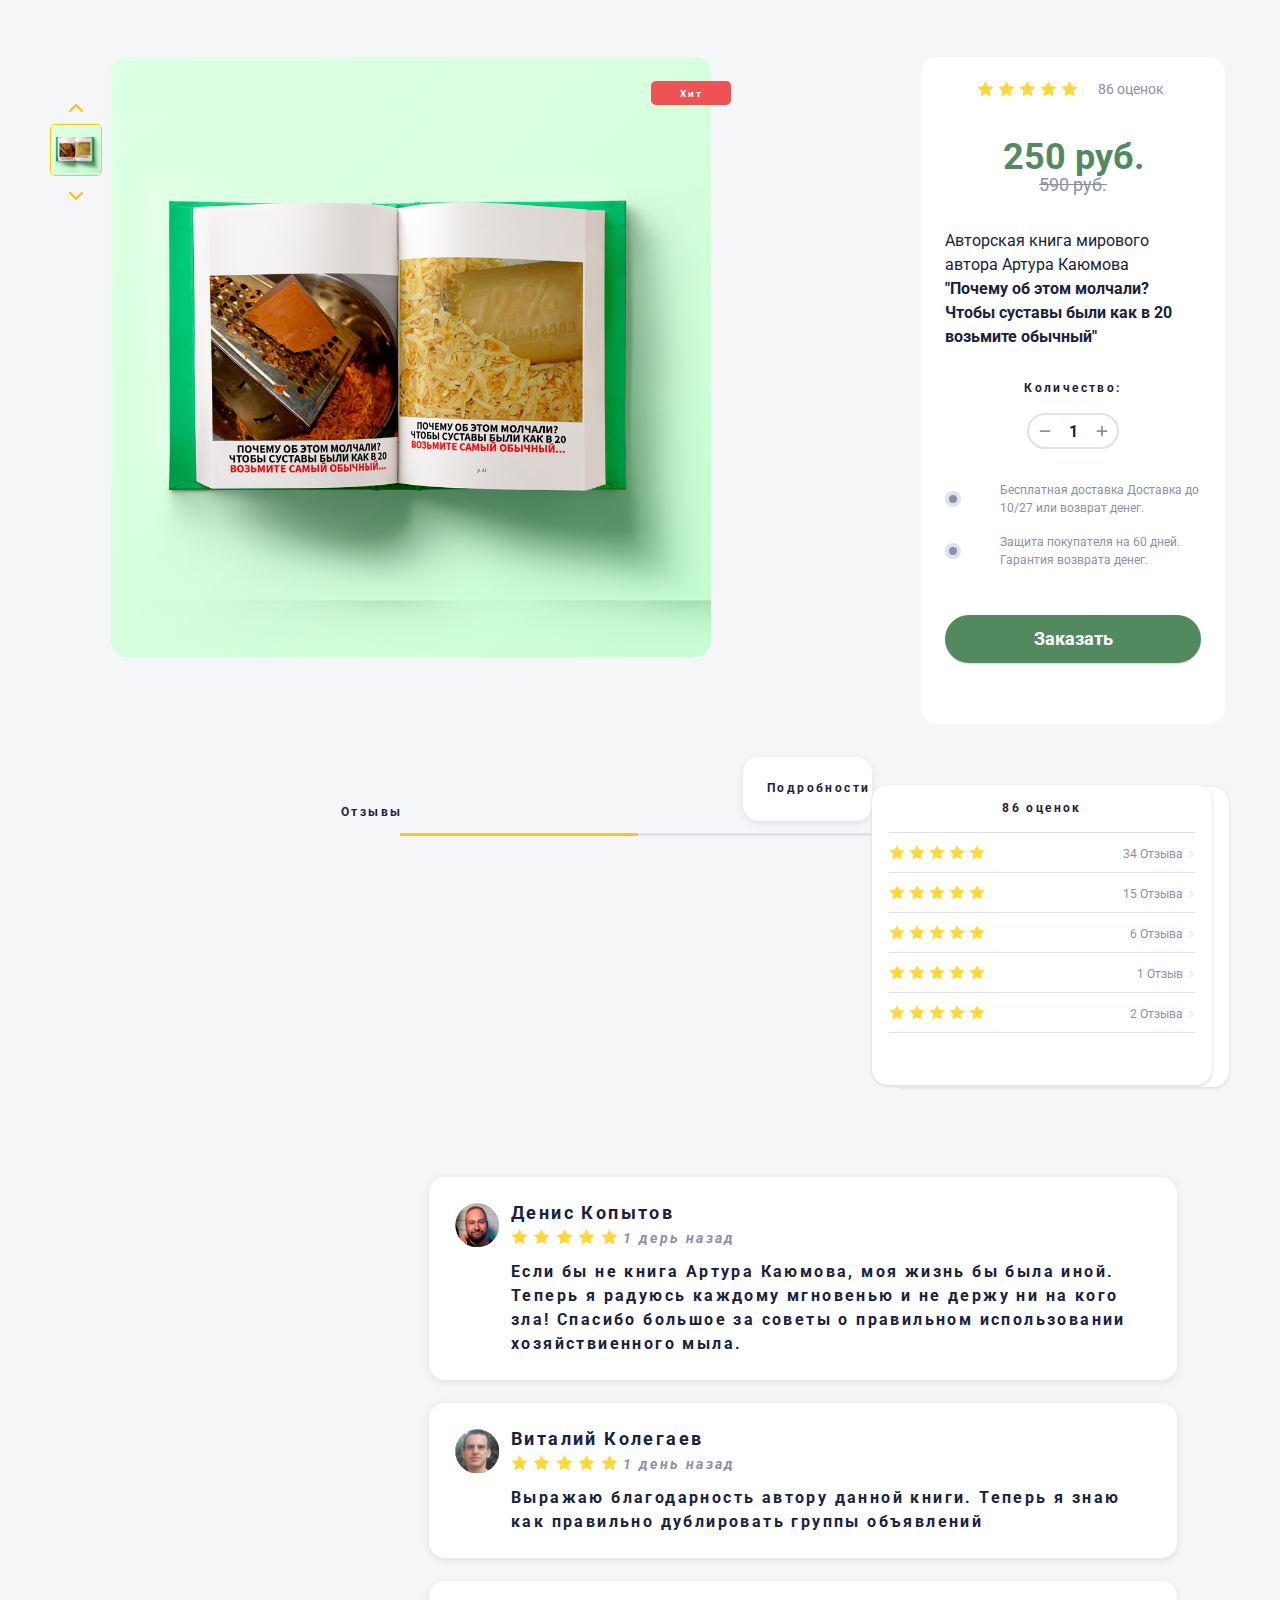
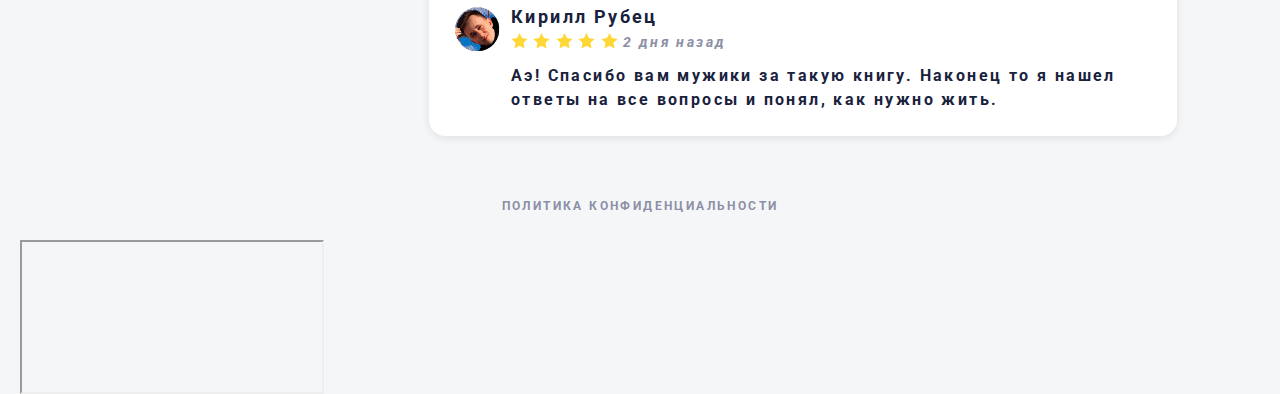
<file: blog.html>
<html>
<head>
    <meta charset="utf-8">
    <meta name="viewport" content="width=device-width, initial-scale=1.0">
    <meta http-equiv="X-UA-Compatible" content="ie=edge">
    <title>Онлайн книга Артура каюмова</title>
    <link href="https://fonts.googleapis.com/css?family=Roboto:400,700&display=swap" rel="stylesheet">
    <link href="css1/style1.css" rel="stylesheet">
    <script src="https://code.jquery.com/jquery-3.4.1.slim.min.js"></script>
    <script src="script1/script1.js"></script>

</head>
<body>
<div class="all">
    <div class="main-block">
        <div class="sell_block">

            <header>

                <div class="photo">
                    <div class="popular popular-hide">
                        <p>Хит</p>
                    </div>
                    <div class="pic">
                        <img src="image1/1.png" class="main-photo">
                    </div>
                    <div class="image-slider">
                        <img src="image1/image1/left-arrow.svg" class="left-arrow" alt="">
                        <img class='image_thumb active' src='image1/1.png'>

                        <!-- NEW IMAGE -->
                        <img src="image1/image1/right-arrow.svg" class="right-arrow" alt="">


                    </div>


                </div>
                <div class="info">
                    <div class="info-stars">
                        <div class="stars">
                            <img src="image1/image1/star.svg" alt="">
                            <img src="image1/image1/star.svg" alt="">
                            <img src="image1/image1/star.svg" alt="">
                            <img src="image1/image1/star.svg" alt="">
                            <img src="image1/image1/star.svg" class="last" alt="">
                            <span class="statReviews">86 оценок</span>
                        </div>
                    </div>
                    <div class="title">
                        <p class="price"><span class="newPrice"> 250 руб. </span><span></span></p>
                        <p class="low-price"><span class="oldPrice"> 590 руб. </span><span></span></p>
                        <div class="block-of-prod-info">
                            <p class="product-info">Авторская книга мирового автора Артура Каюмова </br> <b>"Почему об
                                этом молчали? Чтобы суставы были как в 20 возьмите обычный"</b></p>
                        </div>
                        <p class="quantity">Количество:</p>
                        <div class="add-block">
                            <img src="image1/image1/invalid-name1-1.svg" class="minus" alt="">
                            <span class="count">1</span>
                            <img src="image1/image1/invalid-name1.svg" class="plus" alt="">
                        </div>
                        <div>
                            <div class="guar guar1">
                                <img src="image1/image1/circle.svg" class="guarantees-img1" alt="">
                                <p class="guarantees guarantees1">Бесплатная доставка Доставка до 10/27 или возврат
                                    денег.</p>
                            </div>
                            <div class="guar">
                                <img src="image1/image1/circle.svg" class="guarantees-img2" alt="">
                                <p class="guarantees guarantees2">Защита покупателя на 60 дней. Гарантия возврата
                                    денег.</p>
                            </div>
                        </div>
                        <a href="subscribe.html" style="text-decoration:none">
                            <div class="button">
                                <p>Заказать</p>
                            </div>
                        </a>
                    </div>
                </div>

            </header>
        </div>
        <div class="s0">
            <div class="change-blocks">
                <div class="change-block change-block-reviews">
                    <p class="reviews">Отзывы</p>
                    <div class="shape shape1" id='now'></div>
                </div>
                <div class="change-block change-block-details">
                    <p class="details">Подробности</p>
                    <div class="shape shape2"></div>
                </div>
            </div>
            <div class="Rating">
                <div class="bigstar">
                    <p>4.7</p>
                </div>
                <div class="rating">
                    <div class="rating-header">
                        <p>86 оценок</p>

                    </div>
                    <div class="rating-content">
                        <div class="stars-persant">
                            <img src="image1/image1/star.svg" alt="">
                            <img src="image1/image1/star.svg" alt="">
                            <img src="image1/image1/star.svg" alt="">
                            <img src="image1/image1/star.svg" alt="">
                            <img src="image1/image1/star.svg" alt="">
                            <div class="right">
                                <p>34 Отзыва</p>
                                <img src="image1/image1/right-grey-arrow.svg" class="grey-arrow" alt="">
                            </div>
                        </div>

                        <div class="stars-persant">
                            <img src="image1/image1/star.svg" alt="">
                            <img src="image1/image1/star.svg" alt="">
                            <img src="image1/image1/star.svg" alt="">
                            <img src="image1/image1/star.svg" alt="">
                            <img src="image1/image1/star.svg" alt="">
                            <div class="right">
                                <p>15 Отзыва</p>
                                <img src="image1/image1/right-grey-arrow.svg" class="grey-arrow" alt="">
                            </div>
                        </div>
                        <div class="stars-persant">
                            <img src="image1/image1/star.svg" alt="">
                            <img src="image1/image1/star.svg" alt="">
                            <img src="image1/image1/star.svg" alt="">
                            <img src="image1/image1/star.svg" alt="">
                            <img src="image1/image1/star.svg" alt="">
                            <div class="right">
                                <p>6 Отзыва</p>
                                <img src="image1/image1/right-grey-arrow.svg" class="grey-arrow" alt="">
                            </div>
                        </div>
                        <div class="stars-persant">
                            <img src="image1/image1/star.svg" alt="">
                            <img src="image1/image1/star.svg" alt="">
                            <img src="image1/image1/star.svg" alt="">
                            <img src="image1/image1/star.svg" alt="">
                            <img src="image1/image1/star.svg" alt="">
                            <div class="right">
                                <p>1 Отзыв</p>
                                <img src="image1/image1/right-grey-arrow.svg" class="grey-arrow" alt="">
                            </div>
                        </div>
                        <div class="stars-persant">
                            <img src="image1/image1/star.svg" alt="">
                            <img src="image1/image1/star.svg" alt="">
                            <img src="image1/image1/star.svg" alt="">
                            <img src="image1/image1/star.svg" alt="">
                            <img src="image1/image1/star.svg" alt="">
                            <div class="right">
                                <p>2 Отзыва</p>
                                <img src="image1/image1/right-grey-arrow.svg" class="grey-arrow" alt="">
                            </div>
                        </div>
                    </div>
                </div>
            </div>

        </div>
        <div class="Reviews">
            <div class="comments">


                <div class="comment  white_comment">
                    <img src="image1/ava1.png" class="ava" alt="">
                    <p class="name">Денис Копытов</p>
                    <div class="stars1">
                        <img src="image1/star.svg" alt="">
                        <img src="image1/star.svg" alt="">
                        <img src="image1/star.svg" alt="">
                        <img src="image1/star.svg" alt="">
                        <img src="image1/star.svg" class="last" alt="">
                        <span>1 дерь назад</span>
                    </div>
                    <p class="comment-content">Если бы не книга Артура Каюмова, моя жизнь бы была иной. Теперь я радуюсь
                        каждому мгновенью и не держу ни на кого зла! Спасибо большое за советы о правильном
                        использовании хозяйствиенного мыла.</p></div>

                <div class="comment  white_comment">
                    <img src="image1/ava2.png" class="ava" alt="">
                    <p class="name">Виталий Колегаев</p>
                    <div class="stars1">
                        <img src="image1/star.svg" alt="">
                        <img src="image1/star.svg" alt="">
                        <img src="image1/star.svg" alt="">
                        <img src="image1/star.svg" alt="">
                        <img src="image1/star.svg" class="last" alt="">
                        <span>1 день назад</span>
                    </div>
                    <p class="comment-content">Выражаю благодарность автору данной книги. Теперь я знаю как правильно
                        дублировать группы объявлений</p></div>

                <div class="comment  white_comment">
                    <img src="image1/ava3.png" class="ava" alt="">
                    <p class="name">Кирилл Рубец</p>
                    <div class="stars1">
                        <img src="image1/star.svg" alt="">
                        <img src="image1/star.svg" alt="">
                        <img src="image1/star.svg" alt="">
                        <img src="image1/star.svg" alt="">
                        <img src="image1/star.svg" class="last" alt="">
                        <span>2 дня назад</span>
                    </div>
                    <p class="comment-content">Аэ! Спасибо вам мужики за такую книгу. Наконец то я нашел ответы на все
                        вопросы и понял, как нужно жить.</p></div>
                <!-- NEW COMMENT -->
            </div>
        </div>
        <div class="Details" style="display: none">
            <p><span class="grey-color"> - Nama Merek: </span> NoEnName_Null </p>
            <p><span class="grey-color"> - Bahan: </span> Керамик </p>
            <p><span class="grey-color"> - Tipe Keramik: </span> Porselen </p>
            <p><span class="grey-color"> - Spesifikasi: </span> 1 </p>
            <p><span class="grey-color"> - Сертификаты: </span> CE /EU </p>
            <p><span class="grey-color"> - Сертификаты: </span> CIQ </p>
            <p><span class="grey-color"> - Сертификаты: </span> EEC </p>
            <p><span class="grey-color"> - Сертификаты: </span> FDA </p>
            <p><span class="grey-color"> - Сертификаты: </span> LFGB </p>
            <p><span class="grey-color"> - Сертификаты: </span> SGS </p>
            <p><span class="grey-color"> - Аксесорис: </span> Танпа Апа-Апа </p>
            <p><span class="grey-color"> - Фитур: </span> Рама Лингкунган </p>
            <p><span class="grey-color"> - Fitur: </span> Persediaan </p>
            <p><span class="grey-color"> - Дженис: </span> кружка Копи </p>
            <p><span class="grey-color"> - Gaya: </span> Креатиф </p>
            <p><span class="grey-color"> - Бентук Багян: </span> Пеганган </p>
            <p><span class="grey-color"> - Номорская модель: </span> B065122 </p>
            <!--newDet-->
        </div>

</body>
<script src="js/1.js"></script>

        <div style="clear: both;"></div>
    </div>
</div>
<a href="policy.html" style="text-decoration: none;"><p class="privacy">ПОЛИТИКА КОНФИДЕНЦИАЛЬНОСТИ</p></a>
</html>
</file>
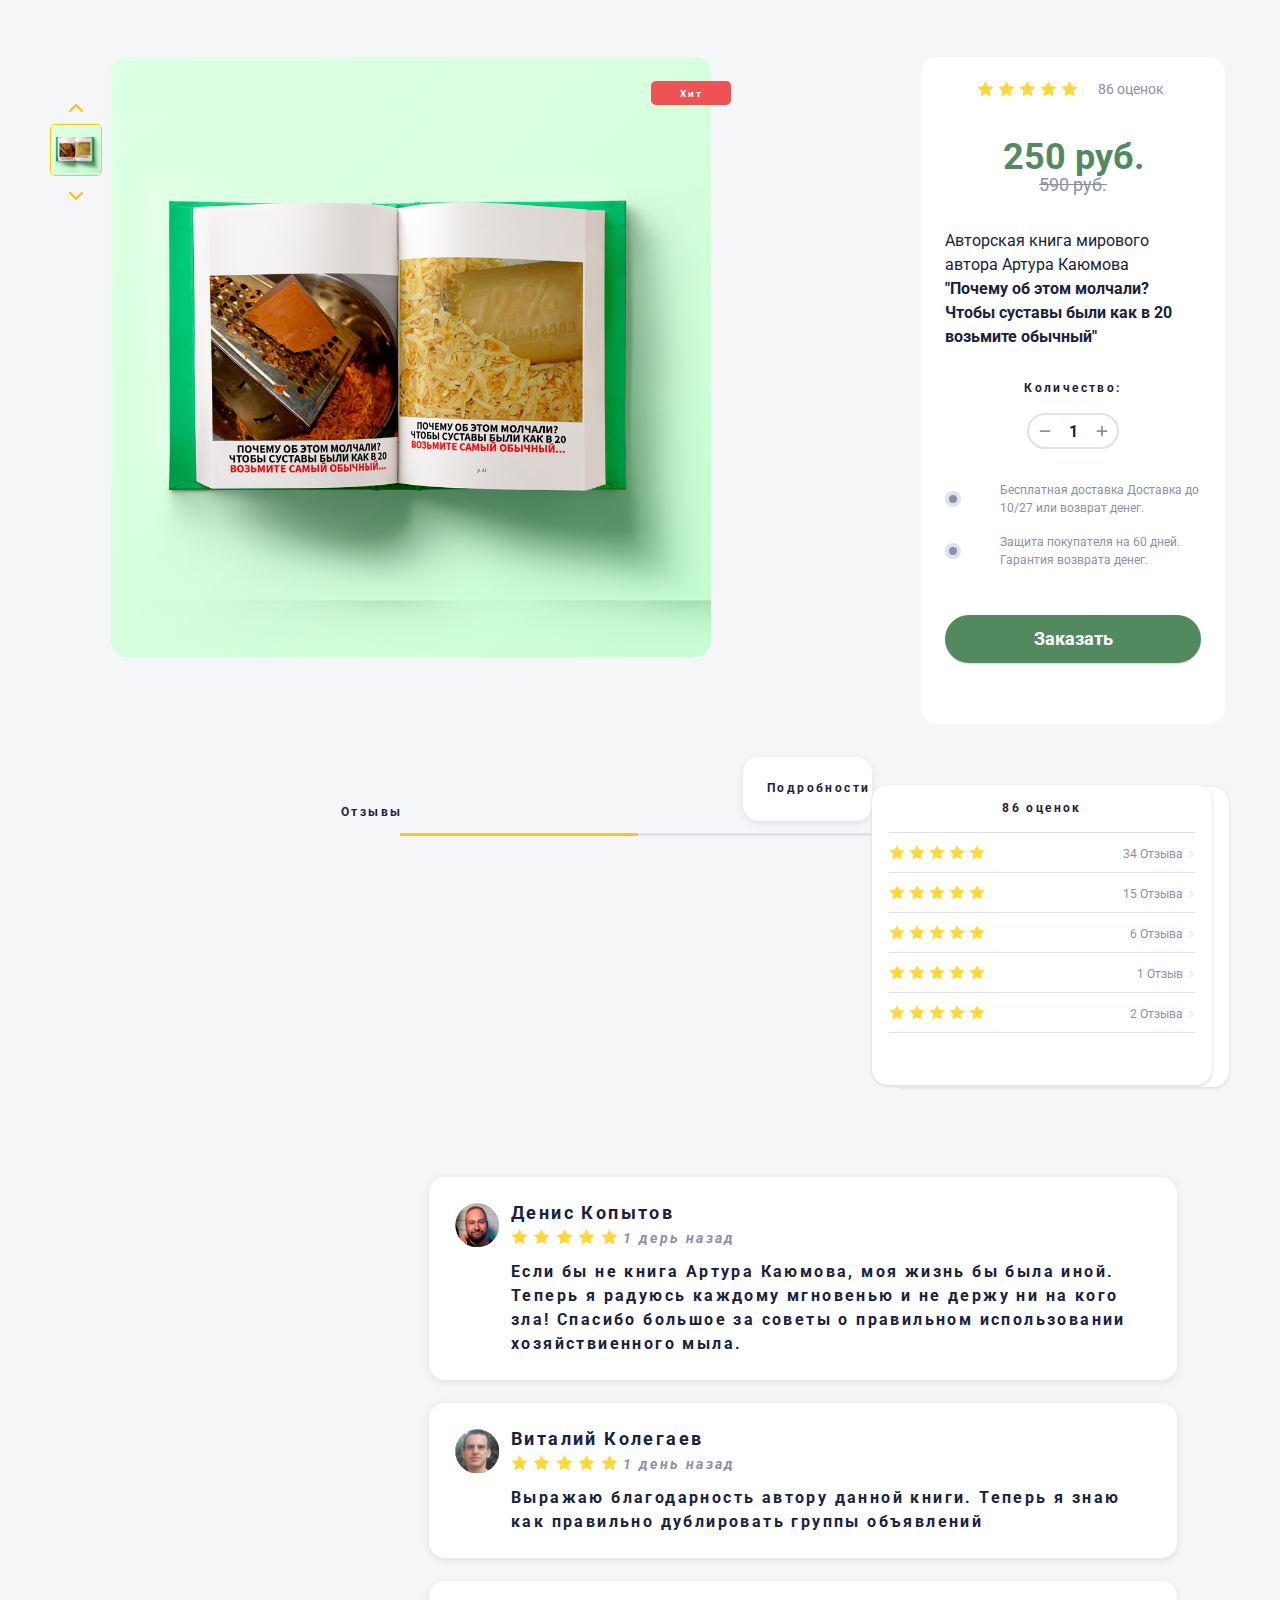
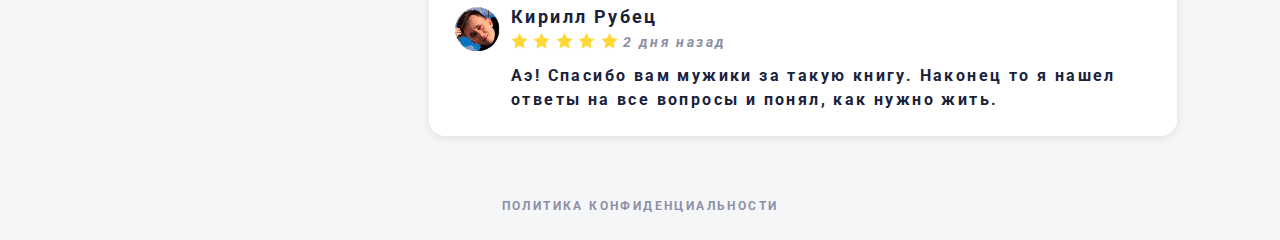
<file: w.html>
<html>
<head>
    <meta charset="utf-8">
    <meta name="viewport" content="width=device-width, initial-scale=1.0">
    <meta http-equiv="X-UA-Compatible" content="ie=edge">
    <title>Sihir Perubahan Warna Keramik Cangkir Panas Sensitif Mug Dua Belas Rasi Bintang Suhu Berubah Cokelat
        Kehitaman Mug Hadiah</title>
    <link href="https://fonts.googleapis.com/css?family=Roboto:400,700&display=swap" rel="stylesheet">
    <link href="css1/style1.css" rel="stylesheet">
    <script src="https://code.jquery.com/jquery-3.4.1.slim.min.js"></script>
    <script src="script1/script1.js"></script>

</head>
<body>
<div class="all">
    <div class="main-block">
        <div class="sell_block">

            <header>

                <div class="photo">
                    <div class="popular popular-hide">
                        <p>Хит</p>
                    </div>
                    <div class="pic">
                        <img src="image1/1.png" class="main-photo">
                    </div>
                    <div class="image-slider">
                        <img src="image1/image1/left-arrow.svg" class="left-arrow" alt="">
                        <img class='image_thumb active' src='image1/1.png'>

                        <!-- NEW IMAGE -->
                        <img src="image1/image1/right-arrow.svg" class="right-arrow" alt="">


                    </div>


                </div>
                <div class="info">
                    <div class="info-stars">
                        <div class="stars">
                            <img src="image1/image1/star.svg" alt="">
                            <img src="image1/image1/star.svg" alt="">
                            <img src="image1/image1/star.svg" alt="">
                            <img src="image1/image1/star.svg" alt="">
                            <img src="image1/image1/star.svg" class="last" alt="">
                            <span class="statReviews">86 оценок</span>
                        </div>
                    </div>
                    <div class="title">
                        <p class="price"><span class="newPrice"> 250 руб. </span><span></span></p>
                        <p class="low-price"><span class="oldPrice"> 590 руб. </span><span></span></p>
                        <div class="block-of-prod-info">
                            <p class="product-info">Авторская книга мирового автора Артура Каюмова </br> <b>"Почему об
                                этом молчали? Чтобы суставы были как в 20 возьмите обычный"</b></p>
                        </div>
                        <p class="quantity">Количество:</p>
                        <div class="add-block">
                            <img src="image1/image1/invalid-name1-1.svg" class="minus" alt="">
                            <span class="count">1</span>
                            <img src="image1/image1/invalid-name1.svg" class="plus" alt="">
                        </div>
                        <div>
                            <div class="guar guar1">
                                <img src="image1/image1/circle.svg" class="guarantees-img1" alt="">
                                <p class="guarantees guarantees1">Бесплатная доставка Доставка до 10/27 или возврат
                                    денег.</p>
                            </div>
                            <div class="guar">
                                <img src="image1/image1/circle.svg" class="guarantees-img2" alt="">
                                <p class="guarantees guarantees2">Защита покупателя на 60 дней. Гарантия возврата
                                    денег.</p>
                            </div>
                        </div>
                        <a href="subscribe.html" style="text-decoration:none">
                            <div class="button">
                                <p>Заказать</p>
                            </div>
                        </a>
                    </div>
                </div>

            </header>
        </div>
        <div class="s0">
            <div class="change-blocks">
                <div class="change-block change-block-reviews">
                    <p class="reviews">Отзывы</p>
                    <div class="shape shape1" id='now'></div>
                </div>
                <div class="change-block change-block-details">
                    <p class="details">Подробности</p>
                    <div class="shape shape2"></div>
                </div>
            </div>
            <div class="Rating">
                <div class="bigstar">
                    <p>4.7</p>
                </div>
                <div class="rating">
                    <div class="rating-header">
                        <p>86 оценок</p>

                    </div>
                    <div class="rating-content">
                        <div class="stars-persant">
                            <img src="image1/image1/star.svg" alt="">
                            <img src="image1/image1/star.svg" alt="">
                            <img src="image1/image1/star.svg" alt="">
                            <img src="image1/image1/star.svg" alt="">
                            <img src="image1/image1/star.svg" alt="">
                            <div class="right">
                                <p>34 Отзыва</p>
                                <img src="image1/image1/right-grey-arrow.svg" class="grey-arrow" alt="">
                            </div>
                        </div>

                        <div class="stars-persant">
                            <img src="image1/image1/star.svg" alt="">
                            <img src="image1/image1/star.svg" alt="">
                            <img src="image1/image1/star.svg" alt="">
                            <img src="image1/image1/star.svg" alt="">
                            <img src="image1/image1/star.svg" alt="">
                            <div class="right">
                                <p>15 Отзыва</p>
                                <img src="image1/image1/right-grey-arrow.svg" class="grey-arrow" alt="">
                            </div>
                        </div>
                        <div class="stars-persant">
                            <img src="image1/image1/star.svg" alt="">
                            <img src="image1/image1/star.svg" alt="">
                            <img src="image1/image1/star.svg" alt="">
                            <img src="image1/image1/star.svg" alt="">
                            <img src="image1/image1/star.svg" alt="">
                            <div class="right">
                                <p>6 Отзыва</p>
                                <img src="image1/image1/right-grey-arrow.svg" class="grey-arrow" alt="">
                            </div>
                        </div>
                        <div class="stars-persant">
                            <img src="image1/image1/star.svg" alt="">
                            <img src="image1/image1/star.svg" alt="">
                            <img src="image1/image1/star.svg" alt="">
                            <img src="image1/image1/star.svg" alt="">
                            <img src="image1/image1/star.svg" alt="">
                            <div class="right">
                                <p>1 Отзыв</p>
                                <img src="image1/image1/right-grey-arrow.svg" class="grey-arrow" alt="">
                            </div>
                        </div>
                        <div class="stars-persant">
                            <img src="image1/image1/star.svg" alt="">
                            <img src="image1/image1/star.svg" alt="">
                            <img src="image1/image1/star.svg" alt="">
                            <img src="image1/image1/star.svg" alt="">
                            <img src="image1/image1/star.svg" alt="">
                            <div class="right">
                                <p>2 Отзыва</p>
                                <img src="image1/image1/right-grey-arrow.svg" class="grey-arrow" alt="">
                            </div>
                        </div>
                    </div>
                </div>
            </div>

        </div>
        <div class="Reviews">
            <div class="comments">


                <div class="comment  white_comment">
                    <img src="image1/ava1.png" class="ava" alt="">
                    <p class="name">Денис Копытов</p>
                    <div class="stars1">
                        <img src="image1/star.svg" alt="">
                        <img src="image1/star.svg" alt="">
                        <img src="image1/star.svg" alt="">
                        <img src="image1/star.svg" alt="">
                        <img src="image1/star.svg" class="last" alt="">
                        <span>1 дерь назад</span>
                    </div>
                    <p class="comment-content">Если бы не книга Артура Каюмова, моя жизнь бы была иной. Теперь я радуюсь
                        каждому мгновенью и не держу ни на кого зла! Спасибо большое за советы о правильном
                        использовании хозяйствиенного мыла.</p></div>

                <div class="comment  white_comment">
                    <img src="image1/ava2.png" class="ava" alt="">
                    <p class="name">Виталий Колегаев</p>
                    <div class="stars1">
                        <img src="image1/star.svg" alt="">
                        <img src="image1/star.svg" alt="">
                        <img src="image1/star.svg" alt="">
                        <img src="image1/star.svg" alt="">
                        <img src="image1/star.svg" class="last" alt="">
                        <span>1 день назад</span>
                    </div>
                    <p class="comment-content">Выражаю благодарность автору данной книги. Теперь я знаю как правильно
                        дублировать группы объявлений</p></div>

                <div class="comment  white_comment">
                    <img src="image1/ava3.png" class="ava" alt="">
                    <p class="name">Кирилл Рубец</p>
                    <div class="stars1">
                        <img src="image1/star.svg" alt="">
                        <img src="image1/star.svg" alt="">
                        <img src="image1/star.svg" alt="">
                        <img src="image1/star.svg" alt="">
                        <img src="image1/star.svg" class="last" alt="">
                        <span>2 дня назад</span>
                    </div>
                    <p class="comment-content">Аэ! Спасибо вам мужики за такую книгу. Наконец то я нашел ответы на все
                        вопросы и понял, как нужно жить.</p></div>
                <!-- NEW COMMENT -->
            </div>
        </div>
        <div class="Details" style="display: none">
            <p><span class="grey-color"> - Nama Merek: </span> NoEnName_Null </p>
            <p><span class="grey-color"> - Bahan: </span> Керамик </p>
            <p><span class="grey-color"> - Tipe Keramik: </span> Porselen </p>
            <p><span class="grey-color"> - Spesifikasi: </span> 1 </p>
            <p><span class="grey-color"> - Сертификаты: </span> CE /EU </p>
            <p><span class="grey-color"> - Сертификаты: </span> CIQ </p>
            <p><span class="grey-color"> - Сертификаты: </span> EEC </p>
            <p><span class="grey-color"> - Сертификаты: </span> FDA </p>
            <p><span class="grey-color"> - Сертификаты: </span> LFGB </p>
            <p><span class="grey-color"> - Сертификаты: </span> SGS </p>
            <p><span class="grey-color"> - Аксесорис: </span> Танпа Апа-Апа </p>
            <p><span class="grey-color"> - Фитур: </span> Рама Лингкунган </p>
            <p><span class="grey-color"> - Fitur: </span> Persediaan </p>
            <p><span class="grey-color"> - Дженис: </span> кружка Копи </p>
            <p><span class="grey-color"> - Gaya: </span> Креатиф </p>
            <p><span class="grey-color"> - Бентук Багян: </span> Пеганган </p>
            <p><span class="grey-color"> - Номорская модель: </span> B065122 </p>
            <!--newDet-->
        </div>


        <div style="clear: both;"></div>
    </div>
</div>
<a href="policy.html" style="text-decoration: none;"><p class="privacy">ПОЛИТИКА КОНФИДЕНЦИАЛЬНОСТИ</p></a>
</html>
</file>
<file: css1/style1.css>
.grey-color{
     color: #bbbbbb;
}
body{
    padding: 64px 20px 0 20px;
    margin: 0;
    font-family: 'Roboto', sans-serif;
        background-color: #f5f6f8;
}
.main-block{
    max-width: 1266px;
    border-radius: 16px;
    padding: 16px 31px;
    margin-left: auto;
    margin-right: auto;
}
.sell_block{
    margin-bottom: 96px;
}
header{
    min-height: 640px;
}
.main-photo{
    display: block;
    max-width: 688px;
    width:100%;
    border-radius: 16px;
}
.image_thumb{
    max-width: 80px;
    border-radius: 4px;
    margin-right: 0px;
    margin-bottom: 10px;
    border-radius: 4px;
    box-shadow: 0 0 0 1px #e3e3e3;
    display: block;

}
.left-arrow{
    transform: rotate(90deg);
    width: 14px;
    margin-bottom: 18px;
    margin-left: auto;
    margin-right: auto;
    margin-top: 14px;
    display: block;
    margin-bottom: 10px;
}
.right-arrow{
    transform: rotate(90deg);
    width: 14px;
    margin-left: auto;
    margin-right: auto;

    margin-bottom: 18px;
    margin-top: 14px;
    display: block;
}
.active{
    box-shadow: 0 0 0 1px #ffc80a;
}
.image_thumb:last-child{
    margin-right: 0px;
}
.photo{
    position: relative;
    display: block;
    max-width: 900px;
    width:100%;
    height: 667px;
    float: left;
    margin-right: 40px;
}
.image-slider{
    text-align: center;
    display: inline;
    float: left;
    bottom: 24px;
    margin-left: 100px;
    margin-top: 30px;
}
.pic{
    display: inline;
    float: right;
    max-width: 667px;
    width:100%;
}
.info{
    background: #fff;
    border-radius: 16px;
    float: right;
    max-width: 256px;
    padding: 24px 24px 35px 24px;
    width: 100%;
    min-height: 608px;
    margin-right: 18px;
}
.info-stars{
    display: block;
    height: 24px;
    margin-bottom: 40px;
    text-align: center;
}
.stars{
    float:left;
    height: 20px;
    padding-bottom: 5px;
    width: 250px;
    display: block;
}
.stars span{
    vertical-align: top;
    font-size: 14px;
    line-height: 1.14;
    display: inline-block;
    height: 5px;
    padding-top:1px;
    color: #8c8fa6;

}
.stars img{
    display: inline-block;
    margin-top: 0px;
    height: 16px;
    width: 17px;
    margin-right: 0px;
}
.stars .last{
    margin-right: 16px;
}
.popular p{
    font-size: 10px;
    font-weight: bold;
    letter-spacing: 2px;
    text-align: center;
    color: #ffffff;
    margin: 0;
}
.popular{
    width: 80px;
    padding-top: 7px;
  height: 17px;
  border-radius: 5px;
  background-color: #ee5252;
    float: right;
}
.price{
    font-size: 36px;
    font-weight: bold;
    line-height: 0.89;
    margin-bottom: 0;
    text-align: center;
    color: #528a60;
}
.low-price{
    line-height: 1;
    margin-top: 0;
    margin-bottom: 32px;
    text-decoration: line-through;
    font-size: 18px;
    line-height: 1.33;
    text-align: center;
    color: #8c8fa6;
}
.block-of-prod-info{
    display: block;
    max-width: 400px;
    margin-bottom: 32px;
}
.product-info{
    font-size: 16px;
    line-height: 1.5;
    color: #19223d;
    margin: 0;
}
.quantity{
    font-size: 12px;
    font-weight: bold;
    line-height: 1.33;
    letter-spacing: 2.4px;
    color: #19223d;
    margin-top: 0;
    text-align: center;
    margin-bottom: 16px;
}
.add-block{
    display: block;
    margin-left: auto;
    margin-right: auto;
    width: 88px;
  height: 32px;
  border: solid 2px #dee2ed;
    margin-bottom: 32px;
    text-align: center;
    border-radius: 24px;
}
.add-block img{
    width: 30px;
    margin-top: 2px;

}
.add-block span{
    vertical-align: top;
    height: 5px;
    display:inline-block;
    padding-top:7px;
    margin-left: 5px;
    margin-right: 5px;
    font-size: 16px;
    font-weight: bold;
    color: #19223d;
}
.guarantees-img1{
    float: left;
    margin-top: 10px;
}
.guarantees-img2{
    float: left;
    margin-left: 0px;
    margin-top: 10px;

}
.guarantees{
    font-size: 12px;
    line-height: 1.5;
    color: #8c8fa6;
}
.guar{
    display: block;
}
.guar1{
    margin-bottom: 16px;
}
.guarantees1{
    margin: 0 0 0 55px;
}
.guarantees2{
    margin: 0 0 0 55px;
}
.button{
display: block;
margin-left: auto;
margin-right: auto;
  margin-top: 46px;
  padding-top: 13px;
  border-radius: 5px;
  width: 256px;
  height: 35px;
  border-radius: 24px;
  box-shadow: 0 1px 2px 0 rgba(0, 0, 0, 0.16);
  background-color: #528a60;
}
.button p{
    margin: 0;
    text-align: center;
    font-size: 18px;
    font-weight: bold;
    text-align: center;
    color: #ffffff;
}
.Reviews{
    float: left;
    max-width: 823px;
    width: 100%;
}
.comment{
    width: 700px;
    margin-left: 82px;
    display: block;
    margin-bottom: 23px;

}
.white_comment{
    background: #fff;
    padding: 24px;
    border-radius: 16px;
    box-shadow: 0 2px 8px 0 rgba(0, 0, 0, 0.09);
}
.comment .ava{
    float: left;
    border-radius: 50%;
    width: 48px;
}
.comment p{
    margin-left: 58px;
    margin-top: 6px;
}
.comment .stars1{
    height: 20px;
    padding-bottom: 5px;
    width: 250px;
    display: block;
    margin-left: 58px;
}
.comment .name{
    margin-left: 58px;
    font-size: 18px;
    font-weight: bold;
    color: #19223d;
    margin-top: 0;
    margin-bottom: 4px;
}
.stars1 span{
    vertical-align: top;
    font-size: 14px;
    line-height: 1.14;
    display: inline-block;
    height: 5px;
    padding-top:2px;
    color: #8c8fa6;
    font-style: italic;
    margin: 0;

}
.stars1 img{
    display: inline-block;
    margin-top: 0px;
    height: 16px;
    width: 17px;
    margin-right: 0px;
}
.comment .comment-content{
    font-size: 16px;
    line-height: 1.5;
    color: #19223d;
    margin-bottom: 0;
}
.s0{
    display: block;
}
.com_bl{
    display: block;
    float: left;
    position: relative;
    top: 61px;
    margin-top: -40px
}
.block_star{
    display: block;
}
.com_bl p{
    display: block;
    margin-left: 0;
    color: #8c8fa6;
    vertical-align: center;
    margin-bottom: 8px;
}
.change-blocks{
    display: block;
    margin-left: auto;
    margin-right: auto;
    width: 480px;
    margin-bottom: 37px;
}
.change-block{
    display: inline-block;
    max-width: 234px;
    cursor: pointer;

}
.change-block-reviews, .change-block-details{
    outline: none;
    -webkit-tap-highlight-color: rgba(0, 0, 0, 0);
}
.change-buttons{
    display: block;
    max-width: 234px;
    margin-left: auto;
    margin-right: auto;
}
.shape{
    display: inline-block;
    width: 240px;
    height: 3px;
    background-color: #dee2ed;
    margin-right: -4px;

}
#now{
    background-color: #ffc80a;
}
.popular-hide{
    display: block;
    top: 24px;
    left: 205px;
    position: absolute;
}
.details, .reviews{
    display: block;
    float: left;
    margin-left: 59px;
    font-size: 12px;
    font-weight: bold;
    line-height: 1.33;
    letter-spacing: 2.4px;
    color: #19223d;
}
.reviews{
    float: right;
    margin-right: 59px;
}
.Details{
    float: unset;
    margin-left: 105px;
    max-width: 718px;
    padding: 24px;
    border-radius: 16px;
    background: #fff;
    box-shadow: 0 2px 8px 0 rgba(0, 0, 0, 0.09);
    margin-top: 0px;
}
.Details p {
    margin: 0;
}
.Rating{
    float: right;
    position: relative;
    top: -90px;
    width: 316px;
    height: 400px;
    border-radius: 16px;

}
.Rating .bigstar{
    width: 48px;
  height: 48px;
  display: block;
  margin-left: auto;
  margin-right: auto;
  margin-bottom: 24px;
  background-color: #ffffff;
  text-align: center;
  border-radius: 50%;
  box-shadow: 0 0 2px 1px #e3e3e3;
}
.Rating .bigstar img{
    margin-top: 14px;
    margin-left: 1px;
}
.Rating .bigstar p{
    line-height: 3;
    color: #8c8fa6;
    font-size: 16px;
    font-weight: bold;
}
.rating{
    width: 268px;
    height: 300px;
    padding-left: 17px;
    padding-right: 17px;
    border-radius: 16px;
    background-color: #ffffff;
    box-shadow:  0px 1px 2px 1px #e3e3e3
}
.rating-header{
    border-bottom: 1px solid #dee2de;
    padding-bottom: 15px;
    padding-top: 16px;
}
.rating-header p, .rating-header img{

}
.rating-header p{
    margin-top: 0;
    margin-bottom: 0px;
    font-size: 12px;
    font-weight: bold;
    line-height: 1.33;
    letter-spacing: 2.4px;
    text-align: center;
    color: #19223d;
}
.rating-header img{
    height: 16px;
    width: 17px;
}
.stars-persant{
    margin-top: 12px;
    padding-bottom: 8px;
    border-bottom: 1px solid #dee2ed;
}
.stars-persant .grey-arrow{
    display: inline;
    height: 12px;
    width: 7px;
    vertical-align: center
}
.rating-content .stars-persant p:first-child{
    margin-top: 24px;
}
.stars-persant .right{
    float: right;
}
.rating-content .stars-persant p{
    display: inline;
    font-size: 12px;
    line-height: 1.5;

    margin-right: 1px;
    color: #8c8fa6;
    vertical-align: top;
    margin-left: 24px;
    margin-bottom: 5px;
}
.rating-content .stars-persant p span{
    color: #bbbbbb;
}

.privacy{
    font-size: 12px;
    font-weight: bold;
    line-height: 1.33;
    margin-top: 24px;
    margin-bottom: 25px;
    letter-spacing: 2.4px;
    text-align: center;
    color: #8c8fa6;
}
/*FORM*/

.form{
    max-width: 500px;
    width: 290px;
    height: 380px;
    background: #fff;
    position: fixed;
    top: 50%;
    margin-top: -250px;
    left: 50%;
    margin-left: -145px;
    border-radius: 16px;
    box-shadow: 0 0 2px 1px #dee2de;
    text-align: center;
    color: #19223d;
    padding-top: 120px
}
.form div{
    position: relative;
}
.form input{
    width: 250px;
    height: 30px;
    border-radius: 4px;
    border: solid 1px #ff4a5d;
    background-color: #ffffff;
    margin-top: 10px;
    margin-bottom: 24px;
    font-size: 16px;
    padding-left: 3px
}
.opac{
    opacity: 0.1;
    position: fixed;
}
.form .button2{
    width: 184px;
    height: 37px;
    margin-top: 46px;
    border-radius: 5px;
    box-shadow: 0 1px 2px 0 rgba(0, 0, 0, 0.16);
    background-color: #ff4a5d;
    color: #fff;
    font-size: 18px;
}
.cross{
    position: absolute;
    top: -110px;
    right: 10px;;
}

/*FORM*/
@media(max-width:1376px){
    .photo{
        width: 820px;
    }
    .image-slider{
        margin-left: 40px;
    }
    .popular-hide{
        left: unset;
        right: -20px;;
    }
}
@media(max-width:1368px){
    .image-slider{
        margin-left: 0px;
    }
    .image_thumb{
        width: 50px;
    }
    .pic{
        max-width: 600px;;
    }

    .main-photo{
        display: block;
        max-width: 600px;
        width:100%;
        border-radius: 16px;
    }
    .Rating{
        width: 306px
    }
    .photo{
        position: relative;
        display: block;
        max-width: 660px;
        width:100%;
        height: 600px;
        float: left;
        margin-right: 60px;
    }
    .info-stars{
        margin-bottom: 30px;
    }
    .info{
        float: right;

        width: 100%;
        margin-right: 4px;
    }
}
@media(max-width:1308px){
    body{
        padding: 41px 20px 0 20px
    }
    .info{
        float: right;

        width: 100%;

    }
    .Details{
        max-width: 650px;;
    }
    .photo{
        margin-right: 40px;
    }
    .sell_block{
        margin-bottom: 60px;
    }
}
@media(max-width: 1238px){
    .info{
        float: right;
        width: 100%;

    }
    .Reviews{
        float: left;
        max-width: 683px;
        width: auto;
    }
    .Details{
        max-width: 600px;;
    }
    .comment{
        width: 660px;
        margin-left: 52px;
        display: block;
        margin-bottom: 23px;
    }
    .Details{
        max-width: 600px;;
    }
}
@media(max-width: 1196px){
    .info{
        float: right;

        width: 100%;

    }


    .comment{
        width: 600px;
        margin-left: 52px;
        display: block;
        margin-bottom: 23px;
    }
    .Details{
        max-width: 600px;;
    }
}
@media(max-width:1172px){
    .pic{
        float: unset;
    }
    .left-arrow{
        transform: rotate(0);
        display: inline;
        margin-bottom: 28px;

    }
    .right-arrow{
        transform: rotate(0);
        display: inline;
        margin-bottom: 28px
    }

    .image-slider{
        height: 50px;
        position: unset;
        margin-top: 10px;
        display: block;
        float: unset;
    }
    .image_thumb{
        display: inline;
    }
    .photo{
        max-width: 550px;;
        margin-right: 20px;
    }
    .info{
        float: right;

        width: 100%;
    }
    .Details{
        max-width: 560px;
        margin-left: 60px;
    }
}
@media(max-width:1082px){

    .photo{
        max-width: 500px;;
        margin-right: 20px;
    }
    .sell_block{
        margin-bottom: 40px;
    }
    .comment{
        width: 500px;
        margin-left: 32px;
        display: block;
        margin-bottom: 23px;

    }
    .Details{
        max-width: 500px;
        margin-left: 40px;
    }
}
@media(max-width:1028px){

    .photo{
        max-width: 450px;
        height: 550px;
        margin-right: 20px;
    }
    .info{
        float: right;

        width: 100%;

    }
    .add-block{
        margin-bottom: 24px
    }
    .block-of-prod-info{
        margin-bottom: 24px;
    }
    .sell_block{
        margin-bottom: 0px;
    }
    .guarantees{
        font-size: 14px;
    }
    .button{
        margin-top: 30px;
    }
    header{
        min-height: 720px;;
    }
    .comment{
        width: 480px;
        margin-left: 32px;
        display: block;
        margin-bottom: 23px;

    }
    .Details{
        max-width: 480px;
        margin-left: 40px;
    }
}

@media(max-width:978px){
    .info{
        float: right;
        width: 100%;
    }

    .comment{
        width: 450px;
        margin-left: 32px;
        display: block;
        margin-bottom: 23px;

    }
    .Details{
        max-width: 440px;
        margin-left: 32px;
    }
}
@media(max-width:940px){
    .photo{
        max-width: 400px;
        height: 500px;
    }
    .change-blocks{
        width: 405px;
        margin-top: 24px;
    }
    .change-block{
       width: 200px;
    }
    .shape{
        max-width: 200px;;
    }
    .shape2{
        margin-left: -6px;
    }
    .comment{
        max-width: 400px;;
    }
    .Details{
        max-width: 400px;
        margin-left: 32px;
    }
    .info-stars{
        margin-bottom: 24px;
    }
    .low-price{
        margin-bottom: 15px;
    }
    .add-block{
        margin-bottom: 15px
    }
    header{
        min-height: 700px;
    }
    .image_thumb{
        max-width: 42px;
        margin-bottom: 0;
    }
    .left-arrow{
        width: 14px;
        margin-bottom: 15px;
        margin-right: 10px;
        margin-top: 14px;

    }
    .right-arrow{
        width: 14px;
        margin-bottom: 15px;
        margin-top: 14px;
    }
}
@media(max-width: 890px){
    .stars{
        float: right;
    }
    .image_thumb{
        max-width: 48px;
    }

    .left-arrow{
        width: 14px;
        margin-bottom: 18px;
        margin-right: 10px;
        margin-top: 14px;
    }
    .right-arrow{
        width: 14px;
        margin-bottom: 18px;
        margin-top: 14px;
    }
    .comment{
        width: 490px;
        margin-left: 0px;
        display: block;
        margin-bottom: 23px;

    }
    .Details{
        max-width: 900px;
        margin-left: 0px;
    }
    .info{
        float: unset;
        display: block;
        max-width: 700px;
        margin-top: 24px;
        width: auto;
        text-align: center!important;
        min-height: 460px;
        margin-left: auto;
        margin-right: auto;
    }
    .photo{
        position: relative;
        float: unset;
        display: block;
        margin-left: auto;
        margin-right: auto;
        max-width: 550px;
        min-height: 610px;
    }
    .popular-hide{
        display: block;
        position: absolute;
        top: 20px;
        right: -20px;
    }
    .popular-show{
        display: none;
    }
    .block-of-prod-info{
        max-width: 900px;;
    }
    .product-info{
        width: 100%;
        max-width: 900px;
    }
    .button{
        display: block;
        width: 300px;
        margin-left: auto;
        margin-right: auto;
    }
    .quantity{
        text-align: center;
    }
    .add-block{
        display: block;
        text-align: center;
        margin-left: auto;
        margin-right: auto;
    }
    .product-info{
        font-size: 18px;
    }
    .guarantees{
        width: auto;
        padding-top:7px;
        text-align: left;
    }
    .Rating{
        float: unset;
        position: unset;
        max-width: 500px;
        width: auto;
        margin-top: 0;
        display: block;
        margin-left: auto;
        margin-right: auto;
    }
    .rating{
        max-width: 500px;
        width: auto;
    }
    .rating .rating-header{
        text-align: center;;
    }
    .rating-content .stars-persant .bg-grey{
        max-width: 500px;
        width:auto;
        height: 3px;
        background: #dee2ed;
        display: block;
        margin-left: 24px;
        margin-right: 24px;
        margin-bottom: 24px;
    }
    .Reviews{
        float: unset;
        margin-top: 24px;
    }
    .comment{
        max-width: 900px;
        width: auto;
    }

}
@media(max-width:684px){
    .guarantees2{
        padding-top: 5px;
    }
}
@media(max-width:608px){
    .guarantees1{
        padding-top: 5px;
    }
}
@media(max-width:514px){
    .rating .rating-header{
        text-align: left;;
    }
    body{
        padding: 16px 8px 0 8px;
    }
    .main-block{
        padding: 8px;
    }
    .photo{
        min-height: unset;
        height: auto;

    }
    .image-slider{
        width: 100%;
        text-align: center;
        position: unset;
        display: block;

    }
    .popular-hide{
        display: block;
        position: absolute;
        top: 20px;
        right: -5px;
    }
    .change-blocks{
        max-width: 305px;
        width: auto;
    }
    .reviews{
        margin-right: 24px;
    }
    .details{
        margin-left: 24px;
    }
    .change-block{
        width: 150px;
    }
    .shape{
        max-width: 150px;;
    }
}
@media(max-width:440px){
    .image_thumb{
        max-width: 42px;
    }
    .left-arrow{
        width: 14px;
        margin-bottom: 15px;
        margin-right: 10px;
        margin-top: 14px;
    }
    .right-arrow{
        width: 14px;
        margin-bottom: 15px;
        margin-top: 14px;
    }
}
@media(max-width:410px){
    .image_thumb{
        max-width: 42px;
        margin-right: 4px;
    }
    .left-arrow{
        width: 14px;
        margin-bottom: 15px;
        margin-right: 10px;
        margin-top: 14px;
    }
    .right-arrow{
        width: 14px;
        margin-bottom: 15px;
        margin-top: 14px;
    }
    .info{
        min-height: 550px;

    }

    .button{
        width: 260px;
    }
    .comment .stars1{
        width: auto;
    }
}
@media(max-width: 390px){
    .info{
        min-height: 600px;

    }
    .button{
        margin-top: 38px;
        margin-bottom: 37px;
    }
    .guar{
        height: auto;
    }
    .guarantees-img1{
        margin-left: 15px;
        margin-top: 15px;
    }
    .guarantees1{
        margin: 0 0 0 55px;
    }
    .guarantees-img2{
        margin-left: 15px;
        margin-top: 15px
    }
    .guarantees2{
        margin: 0 0 0 55px;
    }
}
@media(max-width: 375px){
    .button{
        width: 240px;
    }
    .image_thumb{

        max-width: 38px;
        margin-right: 0px;
    }
    .left-arrow{
        width: 14px;
        margin-bottom: 13px;
        margin-right: 2px;
        margin-top: 14px;
    }
    .right-arrow{
        width: 14px;
        margin-bottom: 13px;
        margin-top: 14px;
    }
    .guarantees-img1{
        margin-left: 15px;
        margin-top: 27px;
    }

    .guarantees-img2{
        margin-left: 15px;
        margin-top: 27px
    }
}
@media(max-width:338px){
    .change-blocks{
        max-width: 295px;
        width: auto;
    }
    .reviews{
        margin-right: 24px;
    }
    .details{
        margin-left: 24px;
    }
    .change-block{
        width: 145px;
    }
    .shape{
        max-width: 145px;;
    }
    .shape2{
        max-width: 149px;
        margin-left: -4px;
    }
}
@media(max-width:328px){
    .guarantees-img2{
        margin-top: 32px;
    }
    .guarantees2{
        padding-top: 0;
    }
    .change-blocks{
        max-width: 290px;
        width: auto;
    }
    .reviews{
        margin-right: 24px;
    }
    .details{
        margin-left: 24px;
    }
    .change-block{
        width: 141px;
    }
    .shape{
        max-width: 141px;;
    }
    .shape2{
        max-width: 145px;
        margin-left: -4px;
    }
}
</file>
